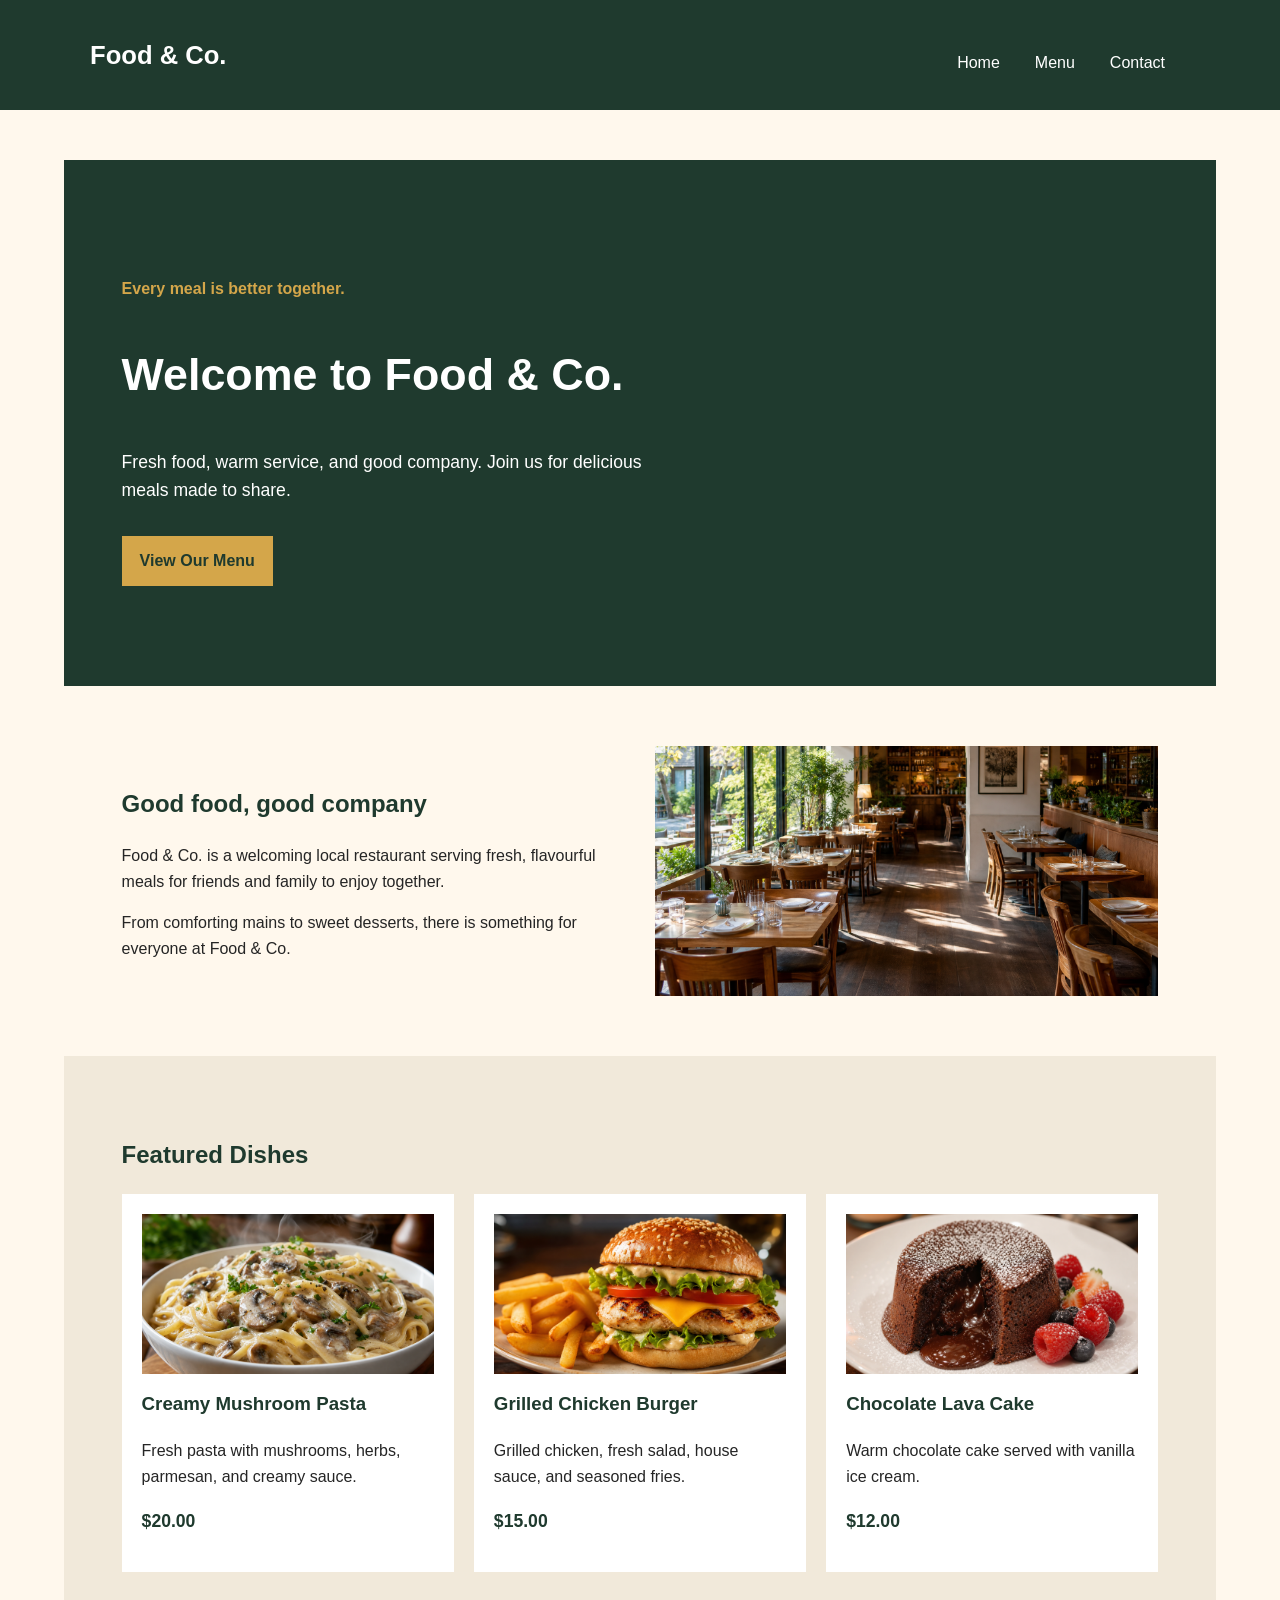
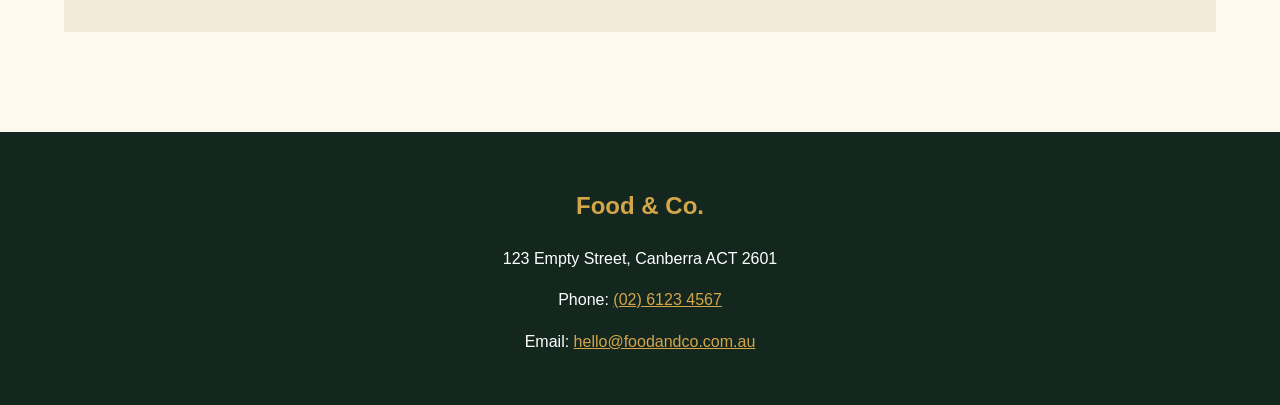
<file: index.html>
<!DOCTYPE html>
<html lang="en">
<head>
  <meta charset="UTF-8">
  <meta name="viewport" content="width=device-width, initial-scale=1.0">

  <title>Food &amp; Co. | Home</title>

  <link rel="stylesheet" href="css/style.css">
  <script src="js/script.js" defer></script>
</head>

<body>

<header>
  <div class="container header-content">

    <a class="logo" href="index.html">
      Food &amp; Co.
    </a>

    <button
      class="menu-button"
      type="button"
      aria-label="Open navigation menu"
      aria-expanded="false"
      aria-controls="main-navigation"
    >
      Menu
    </button>

    <nav class="navigation" id="main-navigation">
      <a href="index.html">Home</a>
      <a href="menu.html">Menu</a>
      <a href="contact.html">Contact</a>
    </nav>

  </div>
</header>

  <main>

  <section class="hero">
    <div class="container">

      <p class="tagline">Every meal is better together.</p>

      <h1>Welcome to Food &amp; Co.</h1>

      <p class="hero-text">
        Fresh food, warm service, and good company.
        Join us for delicious meals made to share.
      </p>

      <a class="button" href="menu.html">
        View Our Menu
      </a>

    </div>
  </section>

    <section class="about">
    <div class="container about-content">

      <div>
        <h2>Good food, good company</h2>

        <p>
          Food &amp; Co. is a welcoming local restaurant serving fresh,
          flavourful meals for friends and family to enjoy together.
        </p>

        <p>
          From comforting mains to sweet desserts, there is something
          for everyone at Food &amp; Co.
        </p>
      </div>

      <img
       class="restaurant-image"
       src="images/restaurant.jpg"
       alt="Warm dining area inside Food and Co restaurant"
     >

    </div>
  </section>

    <section class="featured">
    <div class="container">

      <h2>Featured Dishes</h2>

      <div class="food-grid">

        <article class="food-card">
          <img
           class="food-image"
           src="images/pasta.jpg"
           alt="Creamy mushroom pasta topped with parmesan and fresh herbs"
          >

          <h3>Creamy Mushroom Pasta</h3>

          <p>
            Fresh pasta with mushrooms, herbs, parmesan,
            and creamy sauce.
          </p>

          <p class="price">$20.00</p>
        </article>

        <article class="food-card">
          <img
            class="food-image"
            src="images/burger.jpg"
            alt="Grilled chicken burger served with lettuce, tomato, and fries"
        >

          <h3>Grilled Chicken Burger</h3>

          <p>
            Grilled chicken, fresh salad, house sauce,
            and seasoned fries.
          </p>

          <p class="price">$15.00</p>
        </article>

        <article class="food-card">
          <img
            class="food-image"
            src="images/dessert.jpg"
            alt="Chocolate lava cake with a molten center"
          >

          <h3>Chocolate Lava Cake</h3>

          <p>
            Warm chocolate cake served with vanilla ice cream.
          </p>

          <p class="price">$12.00</p>
        </article>

      </div>

    </div>
    </section>

</main>

<footer>
  <div class="container">

    <h2>Food &amp; Co.</h2>

    <p>123 Empty Street, Canberra ACT 2601</p>

    <p>
      Phone:
      <a href="tel:+61261234567">(02) 6123 4567</a>
    </p>

    <p>
      Email:
      <a href="mailto:hello@foodandco.com.au">hello@foodandco.com.au</a>
    </p>

  </div>
</footer>

</body>
</html>
</file>
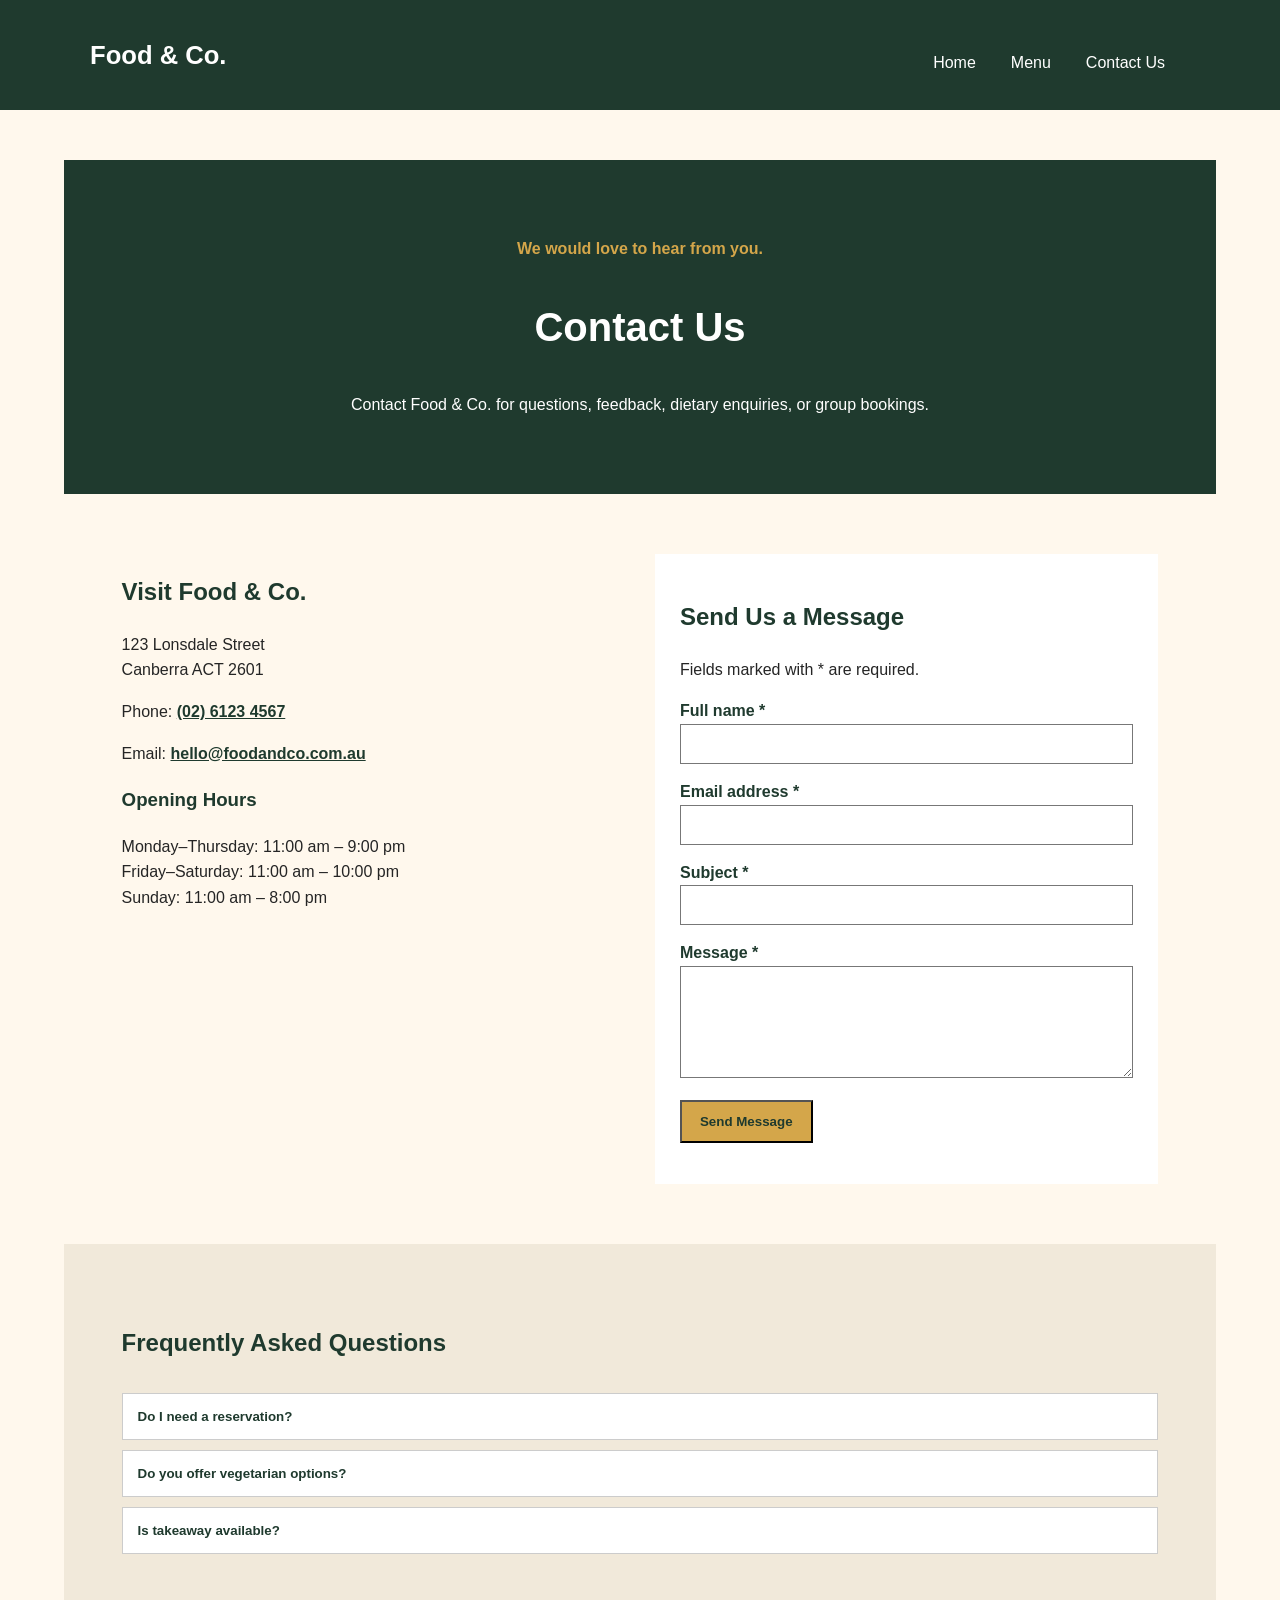
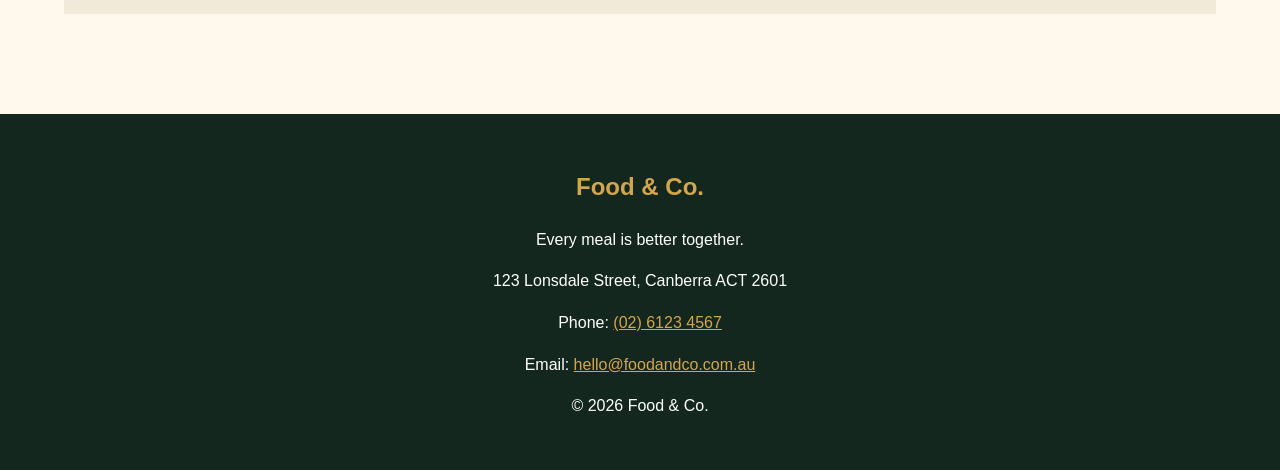
<file: contact.html>
<!DOCTYPE html>
<html lang="en">
<head>
  <meta charset="UTF-8">
  <meta name="viewport" content="width=device-width, initial-scale=1.0">

  <title>Food &amp; Co. | Contact Us</title>

  <link rel="stylesheet" href="css/style.css">
  <script src="js/script.js" defer></script>
</head>

<body>

  <header>
    <div class="container header-content">

      <a class="logo" href="index.html">
        Food &amp; Co.
      </a>

      <button
        class="menu-button"
        type="button"
        aria-label="Open navigation menu"
        aria-expanded="false"
        aria-controls="main-navigation"
      >
        Menu
      </button>

      <nav class="navigation" id="main-navigation">
        <a href="index.html">Home</a>
        <a href="menu.html">Menu</a>
        <a href="contact.html">Contact Us</a>
      </nav>

    </div>
  </header>

  <main>

    <section class="page-title">
      <div class="container">

        <p class="tagline">We would love to hear from you.</p>

        <h1>Contact Us</h1>

        <p>
          Contact Food &amp; Co. for questions, feedback,
          dietary enquiries, or group bookings.
        </p>

      </div>
    </section>

    <section class="contact-section">
      <div class="container contact-grid">

        <div class="contact-details">

          <h2>Visit Food &amp; Co.</h2>

          <p>
            123 Lonsdale Street<br>
            Canberra ACT 2601
          </p>

          <p>
            Phone:
            <a href="tel:+61261234567">(02) 6123 4567</a>
          </p>

          <p>
            Email:
            <a href="mailto:hello@foodandco.com.au">
              hello@foodandco.com.au
            </a>
          </p>

          <h3>Opening Hours</h3>

          <p>
            Monday–Thursday: 11:00 am – 9:00 pm<br>
            Friday–Saturday: 11:00 am – 10:00 pm<br>
            Sunday: 11:00 am – 8:00 pm
          </p>

        </div>

        <form id="contact-form">

          <h2>Send Us a Message</h2>

          <p>Fields marked with * are required.</p>

          <label for="name">
            Full name *
          </label>

          <input
            type="text"
            id="name"
            name="name"
            required
          >

          <label for="email">
            Email address *
          </label>

          <input
            type="email"
            id="email"
            name="email"
            required
          >

          <label for="subject">
            Subject *
          </label>

          <input
            type="text"
            id="subject"
            name="subject"
            required
          >

          <label for="message">
            Message *
          </label>

          <textarea
            id="message"
            name="message"
            rows="5"
            required
          ></textarea>

          <button class="button" type="submit">
            Send Message
          </button>

          <p
            id="form-message"
            class="form-message"
            aria-live="polite"
          ></p>

        </form>

      </div>
    </section>

<section class="faq-section">
  <div class="container">

    <h2>Frequently Asked Questions</h2>

    <button
      class="faq-question"
      type="button"
      aria-expanded="false"
      aria-controls="faq-answer-1"
    >
      Do I need a reservation?
    </button>

    <div class="faq-answer" id="faq-answer-1">
      <p>
        Walk-ins are welcome, but reservations are recommended
        for evenings, weekends, and groups.
      </p>
    </div>

    <button
      class="faq-question"
      type="button"
      aria-expanded="false"
      aria-controls="faq-answer-2"
    >
      Do you offer vegetarian options?
    </button>

    <div class="faq-answer" id="faq-answer-2">
      <p>
        Yes. We offer vegetarian options, and selected meals
        can be adjusted for vegan guests.
      </p>
    </div>

    <button
      class="faq-question"
      type="button"
      aria-expanded="false"
      aria-controls="faq-answer-3"
    >
      Is takeaway available?
    </button>

    <div class="faq-answer" id="faq-answer-3">
      <p>
        Yes. Please call us during opening hours to place
        a takeaway order.
      </p>
    </div>

  </div>
</section>

  </main>

  <footer>
    <div class="container">

      <h2>Food &amp; Co.</h2>

      <p>Every meal is better together.</p>

      <p>123 Lonsdale Street, Canberra ACT 2601</p>

      <p>
        Phone:
        <a href="tel:+61261234567">(02) 6123 4567</a>
      </p>

      <p>
        Email:
        <a href="mailto:hello@foodandco.com.au">
          hello@foodandco.com.au
        </a>
      </p>

      <p>&copy; 2026 Food &amp; Co.</p>

    </div>
  </footer>

</body>
</html>
</file>
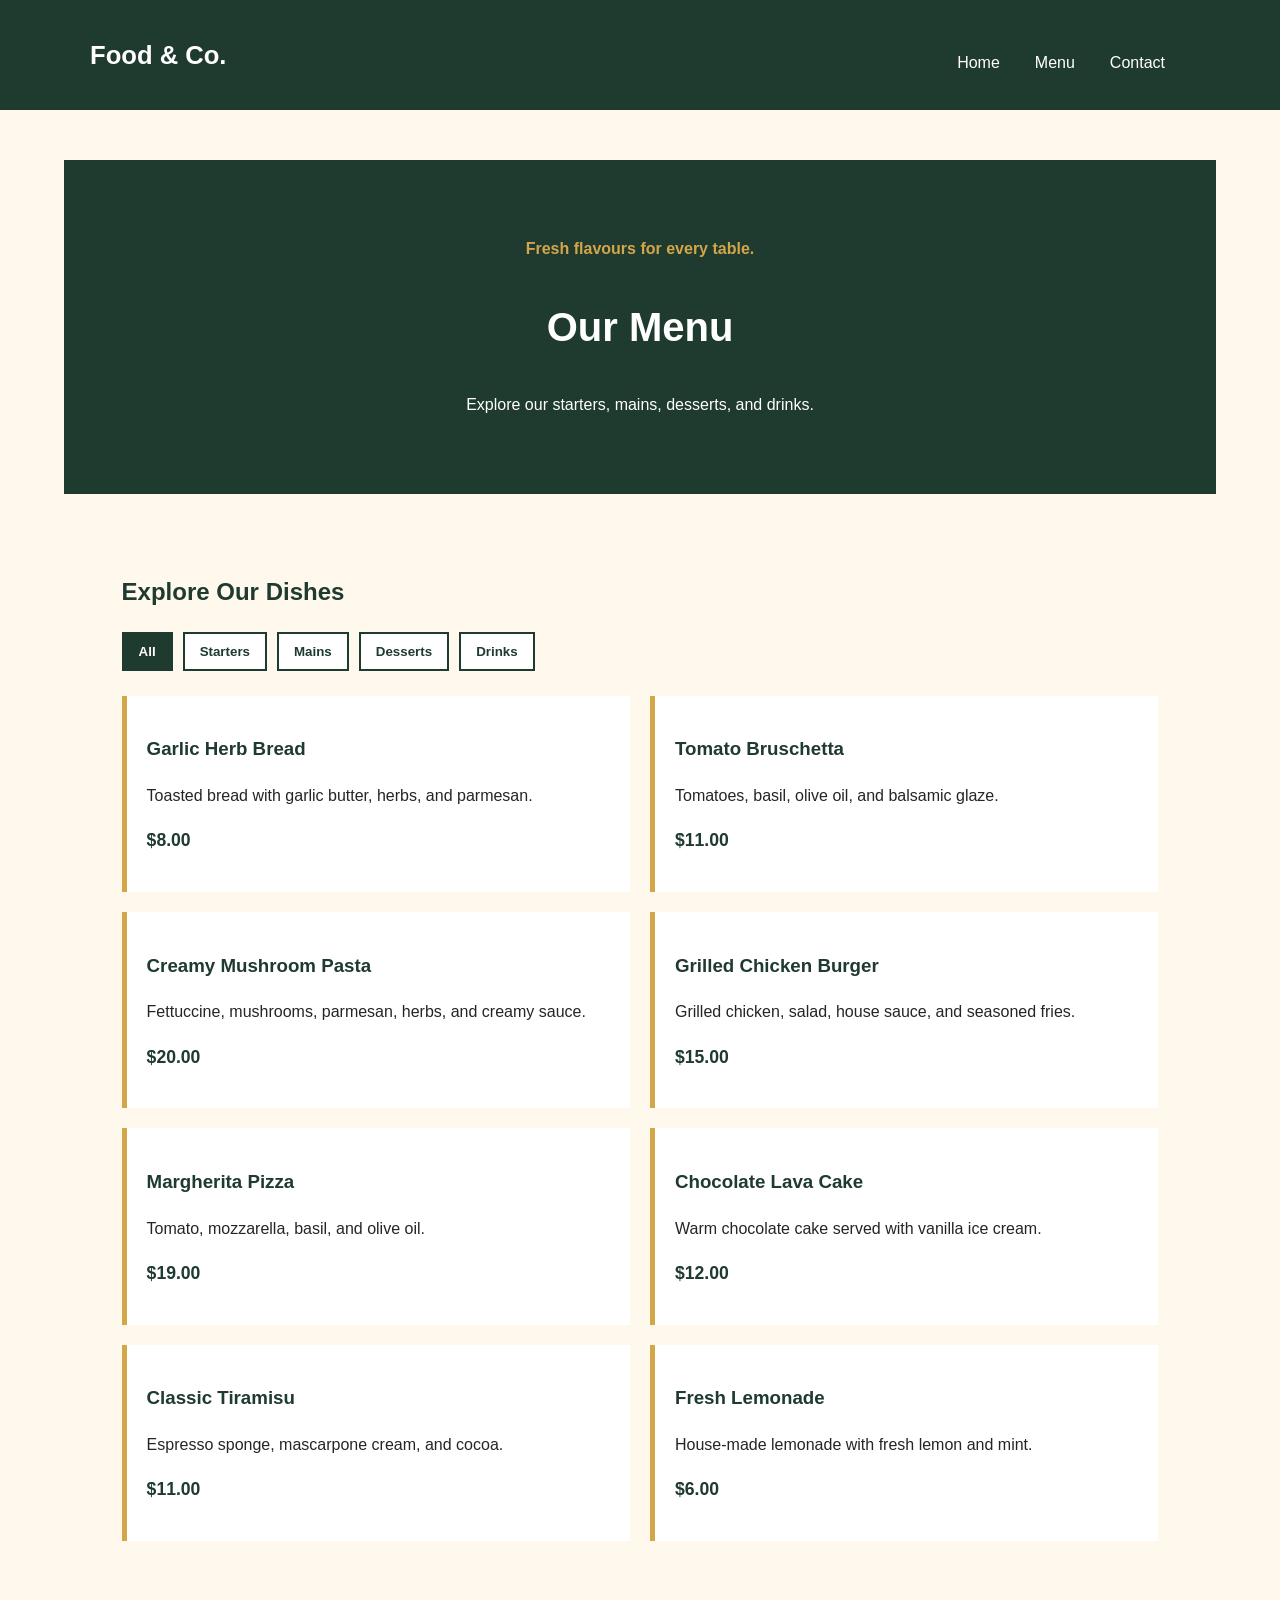
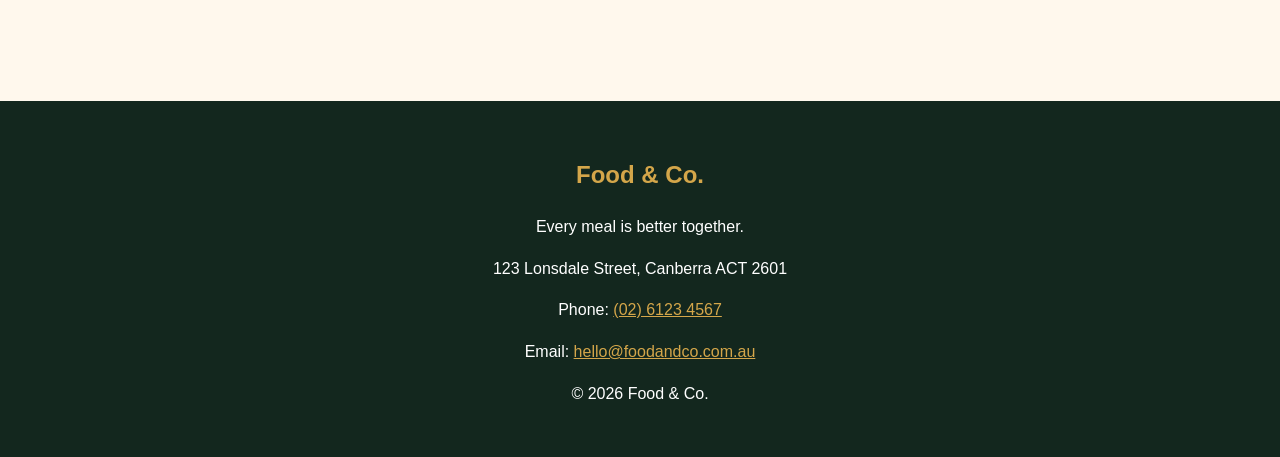
<file: menu.html>
<!DOCTYPE html>
<html lang="en">
<head>
  <meta charset="UTF-8">
  <meta name="viewport" content="width=device-width, initial-scale=1.0">

  <title>Food &amp; Co. | Menu</title>

  <link rel="stylesheet" href="css/style.css">
  <script src="js/script.js" defer></script>
</head>

<body>

  <header>
    <div class="container header-content">

      <a class="logo" href="index.html">
        Food &amp; Co.
      </a>

      <button
        class="menu-button"
        type="button"
        aria-label="Open navigation menu"
        aria-expanded="false"
        aria-controls="main-navigation"
      >
        Menu
      </button>

      <nav class="navigation" id="main-navigation">
        <a href="index.html">Home</a>
        <a href="menu.html">Menu</a>
        <a href="contact.html">Contact</a>
      </nav>

    </div>
  </header>

  <main>

    <section class="page-title">
      <div class="container">

        <p class="tagline">Fresh flavours for every table.</p>

        <h1>Our Menu</h1>

        <p>
          Explore our starters, mains, desserts, and drinks.
        </p>

      </div>
    </section>

    <section class="menu-section">
      <div class="container">

        <h2>Explore Our Dishes</h2>

        <div class="filter-buttons">

          <button
            class="filter active"
            type="button"
            data-category="all"
          >
            All
          </button>

          <button
            class="filter"
            type="button"
            data-category="starter"
          >
            Starters
          </button>

          <button
            class="filter"
            type="button"
            data-category="main"
          >
            Mains
          </button>

          <button
            class="filter"
            type="button"
            data-category="dessert"
          >
            Desserts
          </button>

          <button
            class="filter"
            type="button"
            data-category="drink"
          >
            Drinks
          </button>

        </div>

        <div class="menu-grid">

          <article class="menu-item" data-category="starter">
            <h3>Garlic Herb Bread</h3>
            <p>
              Toasted bread with garlic butter, herbs, and parmesan.
            </p>
            <p class="price">$8.00</p>
          </article>

          <article class="menu-item" data-category="starter">
            <h3>Tomato Bruschetta</h3>
            <p>
              Tomatoes, basil, olive oil, and balsamic glaze.
            </p>
            <p class="price">$11.00</p>
          </article>

          <article class="menu-item" data-category="main">
            <h3>Creamy Mushroom Pasta</h3>
            <p>
              Fettuccine, mushrooms, parmesan, herbs, and creamy sauce.
            </p>
            <p class="price">$20.00</p>
          </article>

          <article class="menu-item" data-category="main">
            <h3>Grilled Chicken Burger</h3>
            <p>
              Grilled chicken, salad, house sauce, and seasoned fries.
            </p>
            <p class="price">$15.00</p>
          </article>

          <article class="menu-item" data-category="main">
            <h3>Margherita Pizza</h3>
            <p>
              Tomato, mozzarella, basil, and olive oil.
            </p>
            <p class="price">$19.00</p>
          </article>

          <article class="menu-item" data-category="dessert">
            <h3>Chocolate Lava Cake</h3>
            <p>
              Warm chocolate cake served with vanilla ice cream.
            </p>
            <p class="price">$12.00</p>
          </article>

          <article class="menu-item" data-category="dessert">
            <h3>Classic Tiramisu</h3>
            <p>
              Espresso sponge, mascarpone cream, and cocoa.
            </p>
            <p class="price">$11.00</p>
          </article>

          <article class="menu-item" data-category="drink">
            <h3>Fresh Lemonade</h3>
            <p>
              House-made lemonade with fresh lemon and mint.
            </p>
            <p class="price">$6.00</p>
          </article>

        </div>

      </div>
    </section>

  </main>

  <footer>
    <div class="container">

      <h2>Food &amp; Co.</h2>

      <p>Every meal is better together.</p>

      <p>123 Lonsdale Street, Canberra ACT 2601</p>

      <p>
        Phone:
        <a href="tel:+61261234567">(02) 6123 4567</a>
      </p>

      <p>
        Email:
        <a href="mailto:hello@foodandco.com.au">
          hello@foodandco.com.au
        </a>
      </p>

      <p>&copy; 2026 Food &amp; Co.</p>

    </div>
  </footer>

</body>
</html>
</file>
<file: css/style.css>
/* Colours */

:root {
  --green: #1F3A2E;
  --light-green: #557A5A;
  --cream: #FFF8ED;
  --gold: #D4A64A;
  --white: #FFFFFF;
  --dark-text: #252525;
}

/* Basic page styling */

* {
  box-sizing: border-box;
}

body {
  margin: 0;
  font-family: Arial, sans-serif;
  background-color: var(--cream);
  color: var(--dark-text);
  line-height: 1.6;
}

.container {
  width: 90%;
  max-width: 1100px;
  margin: auto;
}

h1,
h2,
h3 {
  color: var(--green);
}

h1 {
  font-size: 2.5rem;
}

section {
  padding: 50px 0;
}

/* Header and navigation */

header {
  background-color: var(--green);
  color: var(--white);
}

.header-content {
  display: flex;
  justify-content: space-between;
  align-items: center;
  min-height: 70px;
}

.logo {
  color: var(--white);
  font-size: 1.6rem;
  font-weight: bold;
  text-decoration: none;
}

.navigation {
  display: none;
  flex-direction: column;
  background-color: var(--green);
  position: absolute;
  top: 70px;
  left: 0;
  right: 0;
  padding: 15px 5%;
}

.navigation.show {
  display: flex;
}

.navigation a {
  color: var(--white);
  padding: 10px;
  text-decoration: none;
}

.navigation a:hover {
  color: var(--gold);
}

.menu-button {
  background-color: var(--gold);
  border: none;
  border-radius: 4px;
  color: var(--green);
  font-weight: bold;
  padding: 8px 12px;
}

/* Hero section */

.hero {
  background-color: var(--green);
  color: var(--white);
  padding: 100px 0;
}

.hero h1 {
  color: var(--white);
}

.tagline {
  color: var(--gold);
  font-weight: bold;
}

.button {
  display: inline-block;
  background-color: var(--gold);
  color: var(--green);
  font-weight: bold;
  margin-top: 15px;
  padding: 12px 18px;
  text-decoration: none;
}

.button:hover {
  background-color: #B8862E;
  color: var(--white);
}

/* Home sections */

.about {
  display: grid;
  gap: 25px;
}

.image-box,
.food-image {
  background-color: var(--light-green);
  color: var(--white);
  display: grid;
  min-height: 220px;
  place-items: center;
  text-align: center;
}

.featured {
  background-color: #F1E9DA;
}

.food-grid {
  display: grid;
  gap: 20px;
}

.food-card {
  background-color: var(--white);
  padding: 20px;
}

.food-card h3 {
  margin-top: 15px;
}

.food-image {
  min-height: 160px;
}

.price {
  color: var(--green);
  font-size: 1.1rem;
  font-weight: bold;
}

.hours {
  background-color: var(--green);
  color: var(--white);
  margin-top: 50px;
  padding: 30px;
}

.hours h2 {
  color: var(--white);
}

/* Footer */

footer {
  background-color: #13271E;
  color: var(--white);
  margin-top: 50px;
  padding: 30px 0;
}

footer h2 {
  color: var(--gold);
}

/* Menu page */

.page-title {
  background-color: var(--green);
  color: var(--white);
  padding: 60px 0;
  text-align: center;
}

.page-title h1 {
  color: var(--white);
}

.filter-buttons {
  display: flex;
  flex-wrap: wrap;
  gap: 10px;
  margin-bottom: 25px;
}

.filter-buttons button {
  background-color: var(--white);
  border: 2px solid var(--green);
  color: var(--green);
  padding: 10px 15px;
}

.filter-buttons button.active,
.filter-buttons button:hover {
  background-color: var(--green);
  color: var(--white);
}

/* Keyboard focus */

a:focus,
button:focus,
input:focus,
select:focus,
textarea:focus {
  outline: 3px solid var(--gold);
  outline-offset: 3px;
}

/* Tablet and desktop */

.featured {
  background-color: #F1E9DA;
  padding: 60px 0;
}

.food-grid {
  display: grid;
  gap: 20px;
}

.food-card {
  background-color: var(--white);
  padding: 20px;
}

.food-image {
  background-color: #557A5A;
  color: var(--white);
  display: grid;
  min-height: 160px;
  place-items: center;
  text-align: center;
}

.food-card h3 {
  margin-top: 15px;
}

.price {
  color: var(--green);
  font-size: 1.1rem;      /* 1.1 × root font size */
  font-weight: bold;
}

footer {
  background-color: #13271E;
  color: var(--white);
  padding: 35px 0;
  text-align: center;
}

footer h2 {
  color: var(--gold);
}

footer a {
  color: var(--gold);
}

footer a:hover {
  color: var(--white);
}

/* Menu page title */

.page-title {
  background-color: var(--green);
  color: var(--white);
  padding: 60px 0;
  text-align: center;
}

.page-title h1 {
  color: var(--white);
}


/* Menu category buttons */

.menu-section {
  padding: 60px 0;
}

.filter-buttons {
  display: flex;
  flex-wrap: wrap;
  gap: 10px;
  margin-bottom: 25px;
}

.filter-buttons button {
  background-color: var(--white);
  border: 2px solid var(--green);
  color: var(--green);
  font-weight: bold;
  padding: 10px 15px;
}

.filter-buttons button:hover,
.filter-buttons button.active {
  background-color: var(--green);
  color: var(--white);
}


/* Menu cards */

.menu-grid {
  display: grid;
  gap: 20px;
}

.menu-item {
  background-color: var(--white);
  border-left: 5px solid var(--gold);
  padding: 20px;
}

.hidden {
  display: none;
}

/* Contact page */

.contact-section {
  padding: 60px 0;
}

.contact-grid {
  display: grid;
  gap: 30px;
}

.contact-details a {
  color: var(--green);
  font-weight: bold;
}


/* Contact form */

#contact-form {
  background-color: var(--white);
  padding: 25px;
}

#contact-form label {
  color: var(--green);
  display: block;
  font-weight: bold;
  margin-top: 15px;
}

#contact-form input,
#contact-form textarea {
  border: 1px solid #777777;
  font-family: Arial, sans-serif;
  font-size: 1rem;
  padding: 10px;
  width: 100%;
}

#contact-form textarea {
  resize: vertical;
}

.form-message {
  font-weight: bold;
  margin-top: 15px;
}

.error {
  color: #A12020;
}

.success {
  color: #1C6439;
}


/* FAQ section */

.faq-section {
  background-color: #F1E9DA;
  padding: 60px 0;
}

.faq-question {
  background-color: var(--white);
  border: 1px solid #CCCCCC;
  color: var(--green);
  font-weight: bold;
  margin-top: 10px;
  padding: 15px;
  text-align: left;
  width: 100%;
}

.faq-answer {
  background-color: var(--white);
  display: none;
  padding: 15px;
}

.faq-answer.show {
  display: block;
}

.restaurant-image {
  display: block;
  height: 250px;
  object-fit: cover;
  width: 100%;
}

.food-image {
  display: block;
  height: 160px;
  object-fit: cover;
  width: 100%;
}

@media (min-width: 700px) {
  .menu-button {
    display: none;
  }

  .navigation {
    background: none;
    display: flex;
    flex-direction: row;
    padding: 0;
    position: static;
  }

  .about-content {
  grid-template-columns: 1fr 1fr;
  align-items: center;
}

  .food-grid {
    grid-template-columns: repeat(3, 1fr);
  }

  .menu-grid {
    grid-template-columns: repeat(2, 1fr);
  }

  .contact-grid {
    grid-template-columns: 1fr 1fr;
    align-items: start;
  }

:root {
  --green: #1F3A2E;
  --cream: #FFF8ED;
  --gold: #D4A64A;
  --white: #FFFFFF;
  --dark-text: #252525;
}

* {
  box-sizing: border-box;
}

body {
  margin: 0;
  font-family: Arial, sans-serif;
  background-color: var(--cream);
  color: var(--dark-text);
}

.container {
  width: 90%;
  max-width: 1100px;
  margin: auto;
}

header {
  background-color: var(--green);
  padding: 20px 0;
}

.logo {
  color: var(--white);
  font-size: 1.6rem;
  font-weight: bold;
  text-decoration: none;
}

nav {
  margin-top: 15px;
}

nav a {
  color: var(--white);
  margin-right: 15px;
  text-decoration: none;
}

nav a:hover {
  color: var(--gold);
}

main {
  padding: 50px 5%;
}

h1 {
  color: var(--green);
  font-size: 2.5rem;
}

.hero {
  background-color: var(--green);
  color: var(--white);
  padding: 100px 0;
}

.hero h1 {
  color: var(--white);
  font-size: 2.8rem;
}

.tagline {
  color: var(--gold);
  font-weight: bold;
}

.hero-text {
  font-size: 1.1rem;
  max-width: 550px;
}

.button {
  display: inline-block;
  background-color: var(--gold);
  color: var(--green);
  font-weight: bold;
  margin-top: 15px;
  padding: 12px 18px;
  text-decoration: none;
}

.button:hover {
  background-color: #B8862E;
  color: var(--white);
}

.about {
  padding: 60px 0;
}

.about-content {
  display: grid;
  gap: 30px;
}

.image-box {
  background-color: #557A5A;
  color: var(--white);
  display: grid;
  min-height: 300px;
  place-items: center;
  text-align: center;
}

}
</file>
